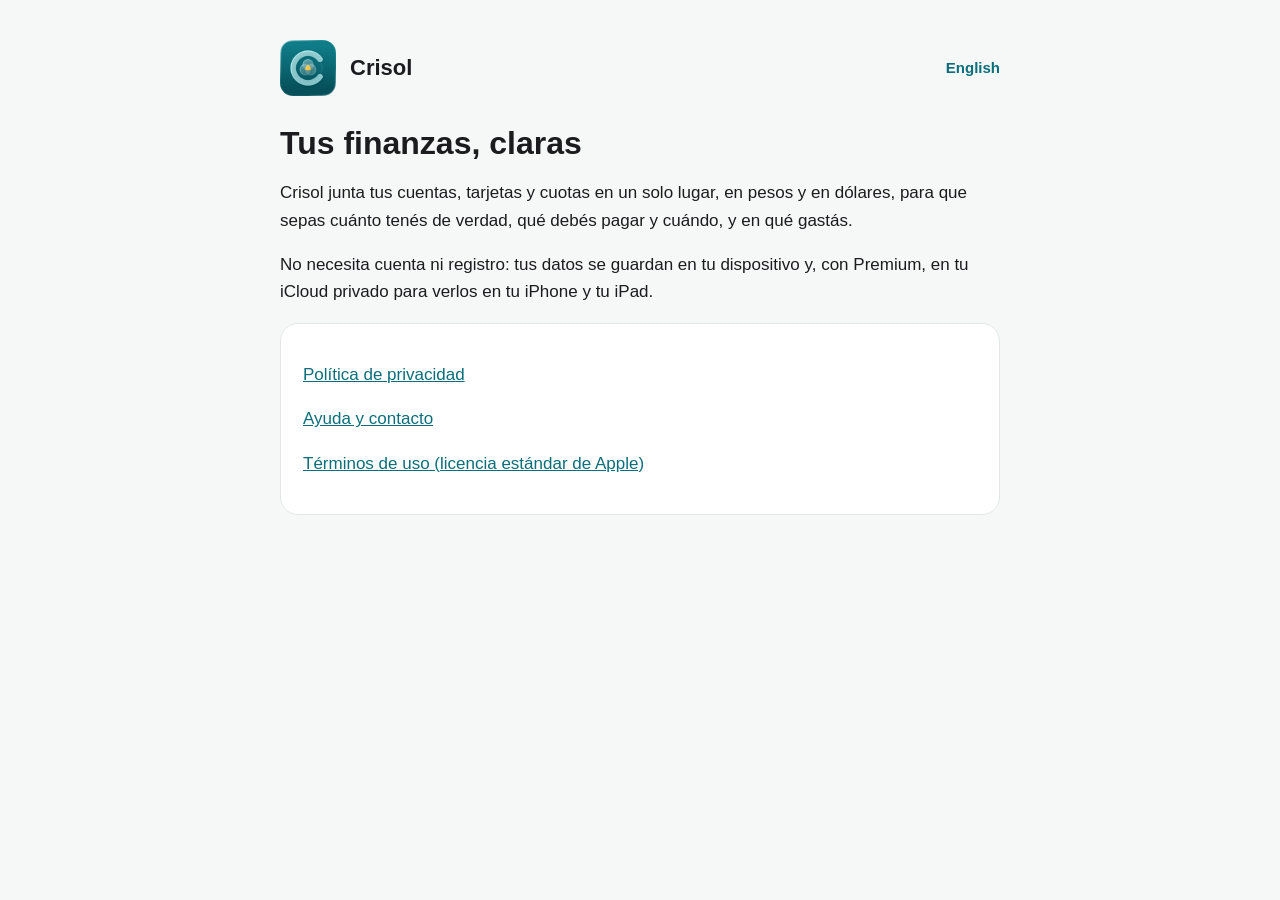
<file: index.html>
<!doctype html>
<html lang="es">
<head>
<meta charset="utf-8">
<meta name="viewport" content="width=device-width, initial-scale=1">
<title>Crisol · Finanzas personales</title>
<meta name="description" content="Crisol: tus cuentas, tarjetas y cuotas en un solo lugar, en pesos y dólares.">
<link rel="alternate" hreflang="en" href="en.html">
<link rel="stylesheet" href="estilo.css">
</head>
<body>
<main>
<header><a href="./"><img src="icono.png" alt="">Crisol</a><a class="lang" href="en.html" hreflang="en" lang="en">English</a></header>
<h1>Tus finanzas, claras</h1>
<p>Crisol junta tus cuentas, tarjetas y cuotas en un solo lugar, en pesos y en dólares, para que sepas cuánto tenés de verdad, qué debés pagar y cuándo, y en qué gastás.</p>
<p>No necesita cuenta ni registro: tus datos se guardan en tu dispositivo y, con Premium, en tu iCloud privado para verlos en tu iPhone y tu iPad.</p>
<div class="card">
<p><a href="privacidad.html">Política de privacidad</a></p>
<p><a href="soporte.html">Ayuda y contacto</a></p>
<p><a href="https://www.apple.com/legal/internet-services/itunes/dev/stdeula/">Términos de uso (licencia estándar de Apple)</a></p>
</div>
</main>
</body>
</html>
</file>
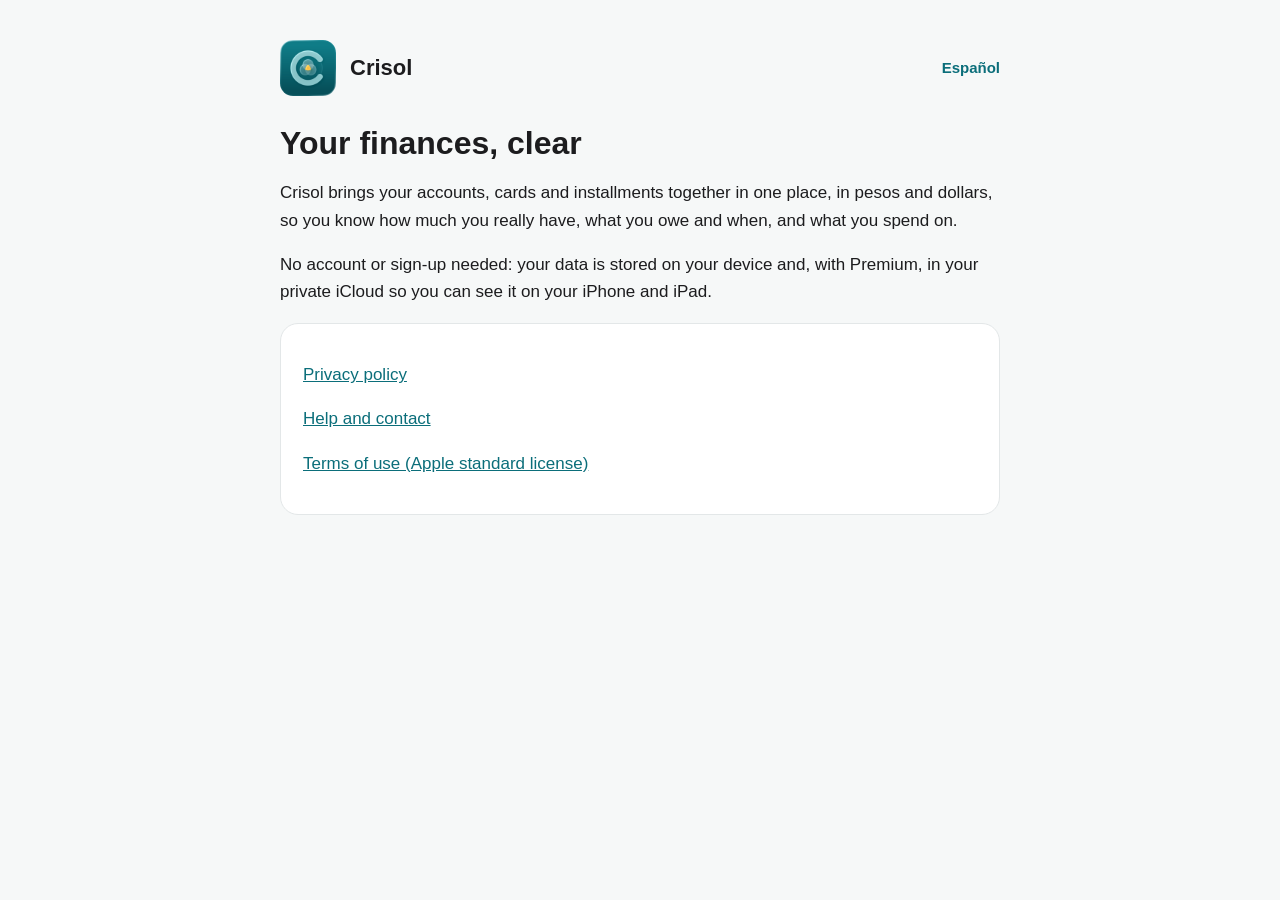
<file: en.html>
<!doctype html>
<html lang="en">
<head>
<meta charset="utf-8">
<meta name="viewport" content="width=device-width, initial-scale=1">
<meta name="description" content="Crisol: your accounts, cards and installments in one place, in pesos and dollars.">
<title>Crisol · Personal finances</title>
<link rel="alternate" hreflang="es" href="./">
<link rel="stylesheet" href="estilo.css">
</head>
<body>
<main>
<header><a href="en.html"><img src="icono.png" alt="">Crisol</a><a class="lang" href="./" hreflang="es" lang="es">Español</a></header>
<h1>Your finances, clear</h1>
<p>Crisol brings your accounts, cards and installments together in one place, in pesos and dollars, so you know how much you really have, what you owe and when, and what you spend on.</p>
<p>No account or sign-up needed: your data is stored on your device and, with Premium, in your private iCloud so you can see it on your iPhone and iPad.</p>
<div class="card">
<p><a href="privacy.html">Privacy policy</a></p>
<p><a href="support.html">Help and contact</a></p>
<p><a href="https://www.apple.com/legal/internet-services/itunes/dev/stdeula/">Terms of use (Apple standard license)</a></p>
</div>
</main>
</body>
</html>
</file>
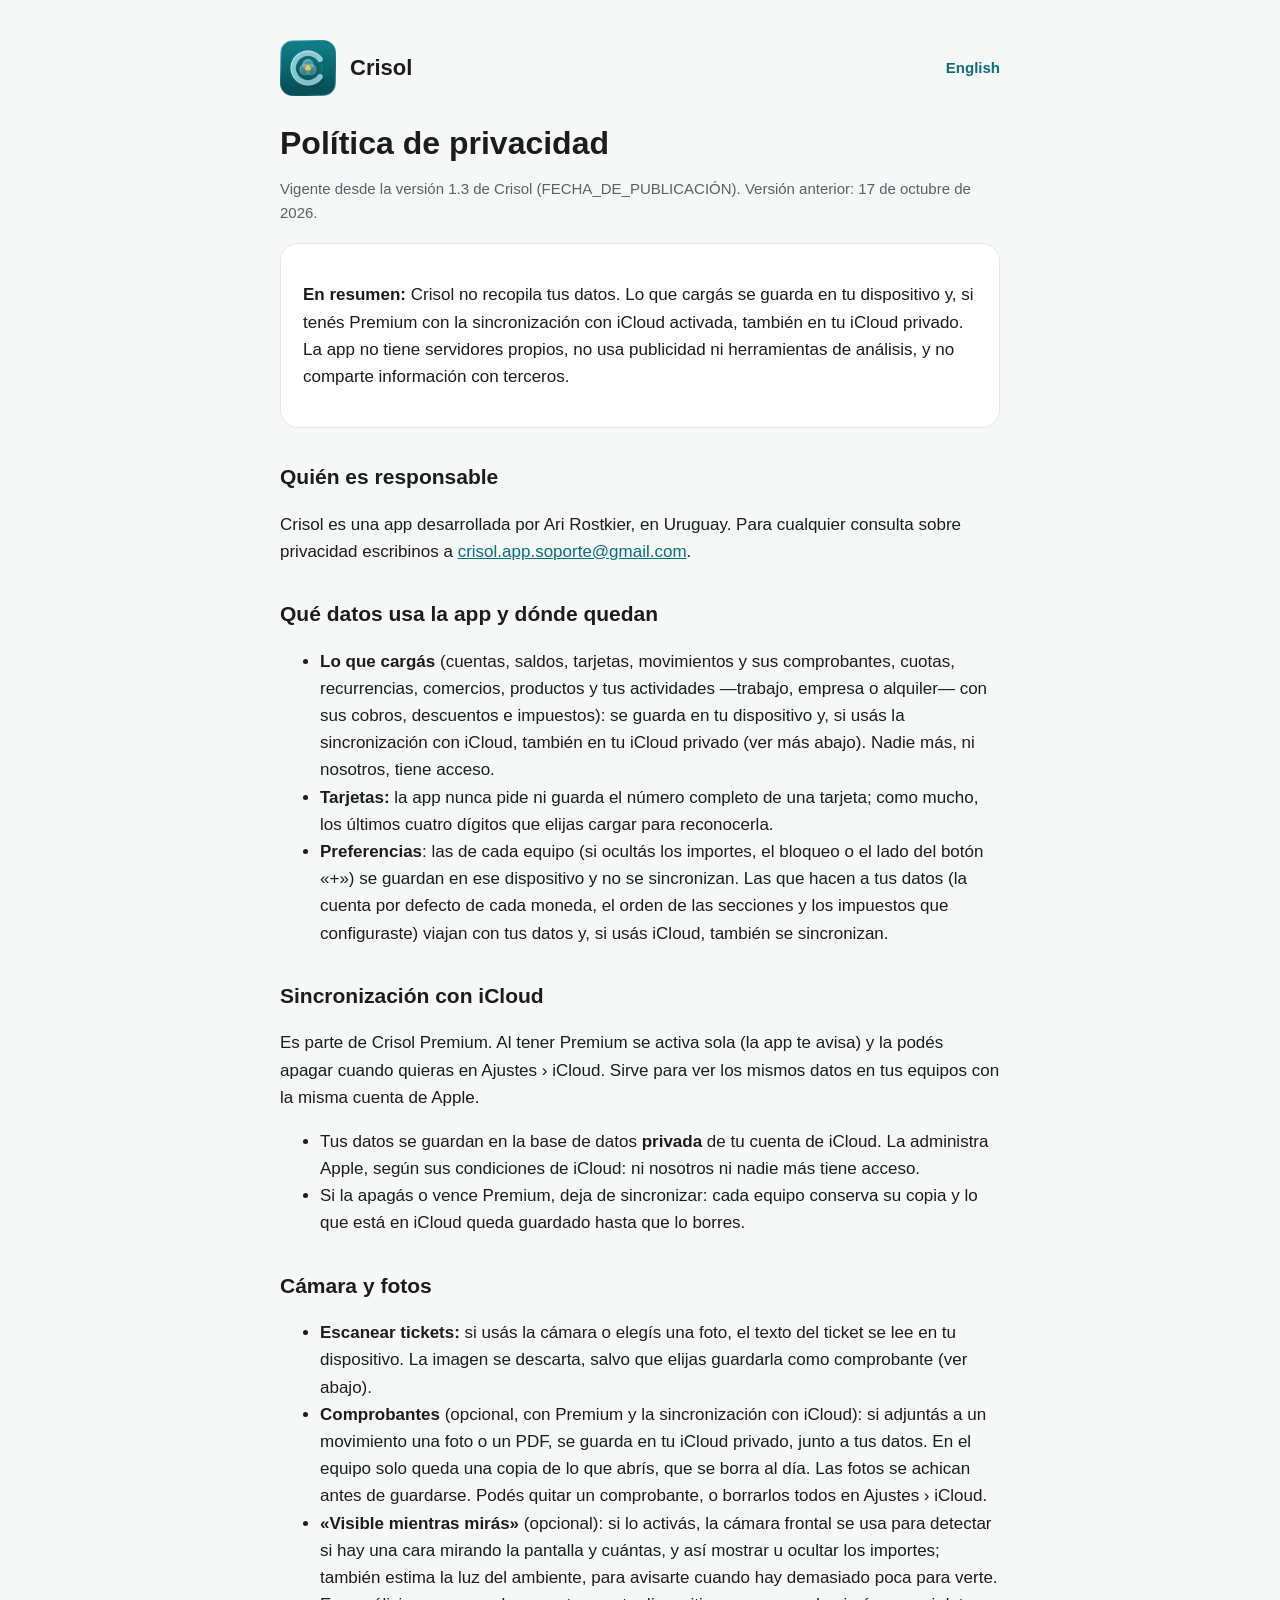
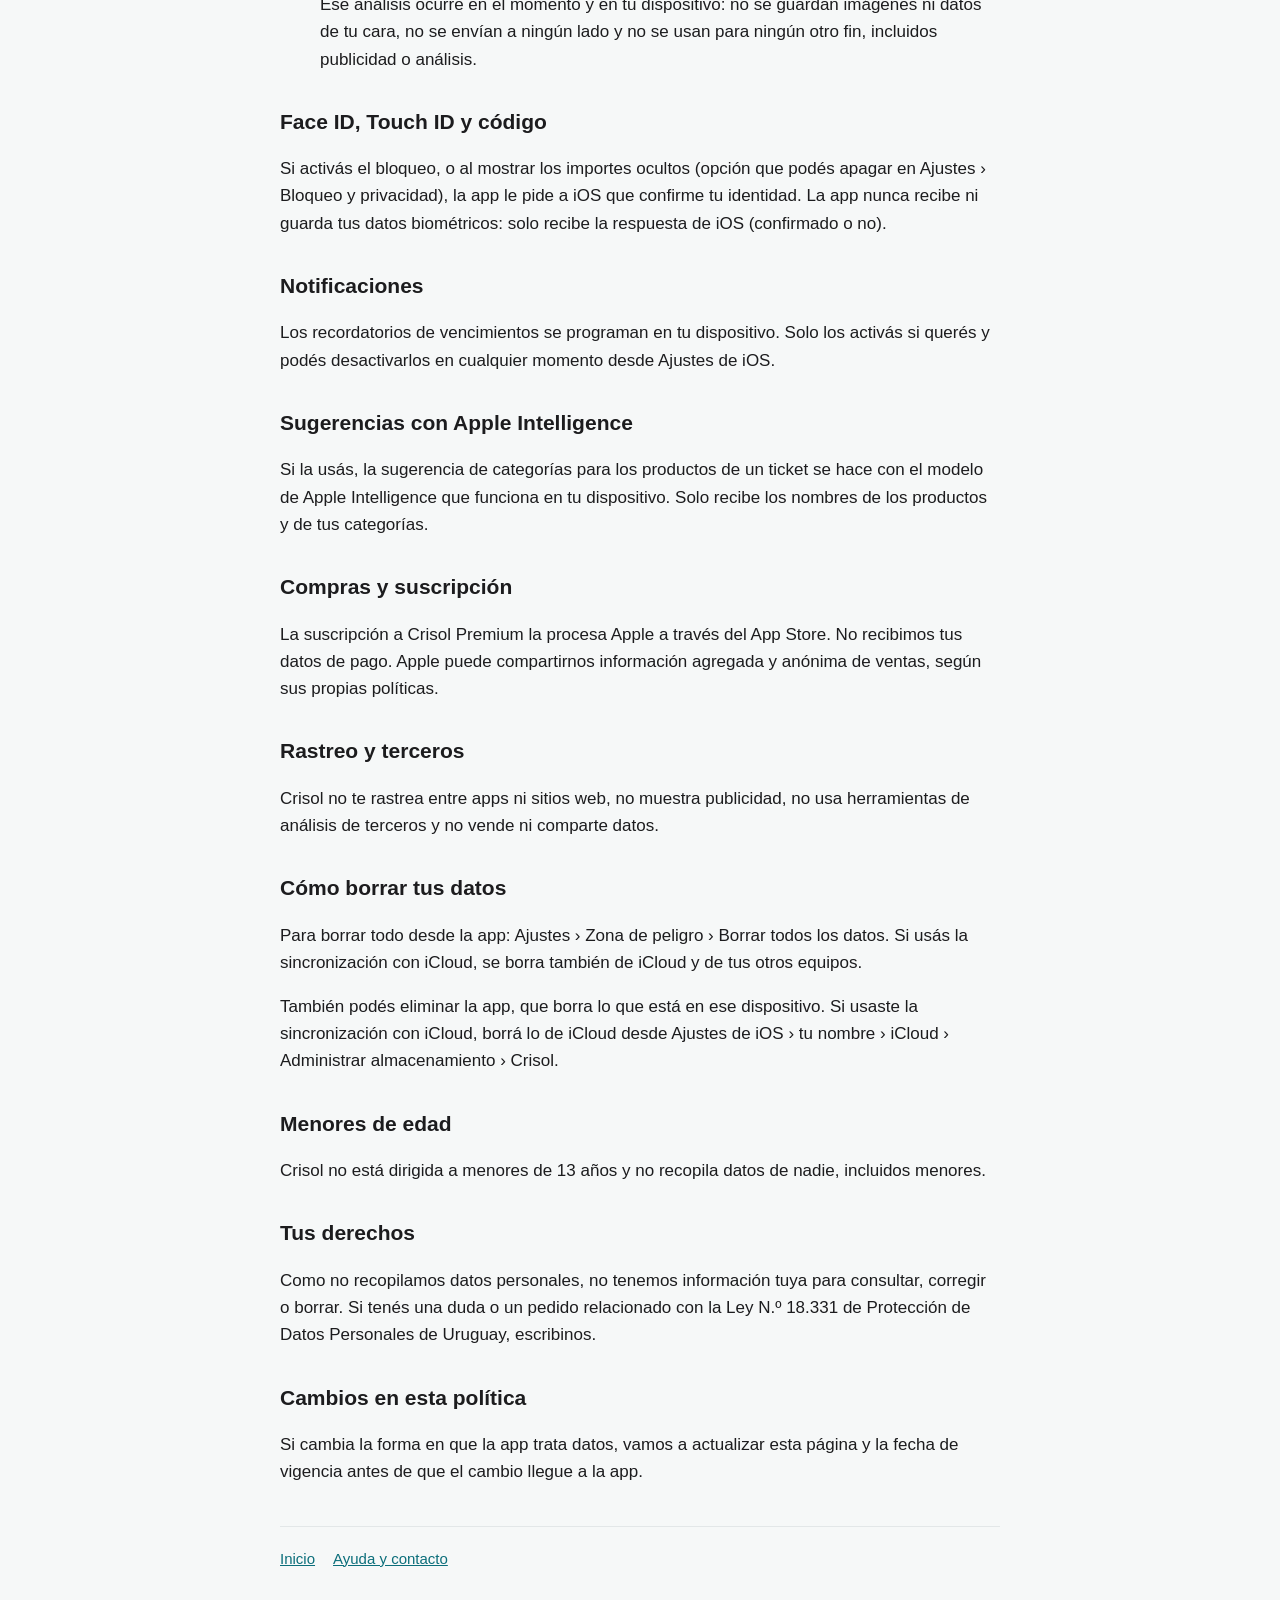
<file: privacidad.html>
<!doctype html>
<html lang="es">
<head>
<meta charset="utf-8">
<meta name="viewport" content="width=device-width, initial-scale=1">
<title>Política de privacidad · Crisol</title>
<link rel="alternate" hreflang="en" href="privacy.html">
<link rel="stylesheet" href="estilo.css">
</head>
<body>
<main>
<header><a href="./"><img src="icono.png" alt="">Crisol</a><a class="lang" href="privacy.html" hreflang="en" lang="en">English</a></header>
<h1>Política de privacidad</h1>
<p class="muted">Vigente desde la versión 1.3 de Crisol (FECHA_DE_PUBLICACIÓN). Versión anterior: 17 de octubre de 2026.</p>

<div class="card">
<p><strong>En resumen:</strong> Crisol no recopila tus datos. Lo que cargás se guarda en tu dispositivo y, si tenés Premium con la sincronización con iCloud activada, también en tu iCloud privado. La app no tiene servidores propios, no usa publicidad ni herramientas de análisis, y no comparte información con terceros.</p>
</div>

<h2>Quién es responsable</h2>
<p>Crisol es una app desarrollada por Ari Rostkier, en Uruguay. Para cualquier consulta sobre privacidad escribinos a <a href="mailto:crisol.app.soporte@gmail.com">crisol.app.soporte@gmail.com</a>.</p>

<h2>Qué datos usa la app y dónde quedan</h2>
<ul>
<li><strong>Lo que cargás</strong> (cuentas, saldos, tarjetas, movimientos y sus comprobantes, cuotas, recurrencias, comercios, productos y tus actividades —trabajo, empresa o alquiler— con sus cobros, descuentos e impuestos): se guarda en tu dispositivo y, si usás la sincronización con iCloud, también en tu iCloud privado (ver más abajo). Nadie más, ni nosotros, tiene acceso.</li>
<li><strong>Tarjetas:</strong> la app nunca pide ni guarda el número completo de una tarjeta; como mucho, los últimos cuatro dígitos que elijas cargar para reconocerla.</li>
<li><strong>Preferencias</strong>: las de cada equipo (si ocultás los importes, el bloqueo o el lado del botón «+») se guardan en ese dispositivo y no se sincronizan. Las que hacen a tus datos (la cuenta por defecto de cada moneda, el orden de las secciones y los impuestos que configuraste) viajan con tus datos y, si usás iCloud, también se sincronizan.</li>
</ul>

<h2>Sincronización con iCloud</h2>
<p>Es parte de Crisol Premium. Al tener Premium se activa sola (la app te avisa) y la podés apagar cuando quieras en Ajustes › iCloud. Sirve para ver los mismos datos en tus equipos con la misma cuenta de Apple.</p>
<ul>
<li>Tus datos se guardan en la base de datos <strong>privada</strong> de tu cuenta de iCloud. La administra Apple, según sus condiciones de iCloud: ni nosotros ni nadie más tiene acceso.</li>
<li>Si la apagás o vence Premium, deja de sincronizar: cada equipo conserva su copia y lo que está en iCloud queda guardado hasta que lo borres.</li>
</ul>

<h2>Cámara y fotos</h2>
<ul>
<li><strong>Escanear tickets:</strong> si usás la cámara o elegís una foto, el texto del ticket se lee en tu dispositivo. La imagen se descarta, salvo que elijas guardarla como comprobante (ver abajo).</li>
<li><strong>Comprobantes</strong> (opcional, con Premium y la sincronización con iCloud): si adjuntás a un movimiento una foto o un PDF, se guarda en tu iCloud privado, junto a tus datos. En el equipo solo queda una copia de lo que abrís, que se borra al día. Las fotos se achican antes de guardarse. Podés quitar un comprobante, o borrarlos todos en Ajustes › iCloud.</li>
<li><strong>«Visible mientras mirás»</strong> (opcional): si lo activás, la cámara frontal se usa para detectar si hay una cara mirando la pantalla y cuántas, y así mostrar u ocultar los importes; también estima la luz del ambiente, para avisarte cuando hay demasiado poca para verte. Ese análisis ocurre en el momento y en tu dispositivo: no se guardan imágenes ni datos de tu cara, no se envían a ningún lado y no se usan para ningún otro fin, incluidos publicidad o análisis.</li>
</ul>

<h2>Face ID, Touch ID y código</h2>
<p>Si activás el bloqueo, o al mostrar los importes ocultos (opción que podés apagar en Ajustes › Bloqueo y privacidad), la app le pide a iOS que confirme tu identidad. La app nunca recibe ni guarda tus datos biométricos: solo recibe la respuesta de iOS (confirmado o no).</p>

<h2>Notificaciones</h2>
<p>Los recordatorios de vencimientos se programan en tu dispositivo. Solo los activás si querés y podés desactivarlos en cualquier momento desde Ajustes de iOS.</p>

<h2>Sugerencias con Apple Intelligence</h2>
<p>Si la usás, la sugerencia de categorías para los productos de un ticket se hace con el modelo de Apple Intelligence que funciona en tu dispositivo. Solo recibe los nombres de los productos y de tus categorías.</p>

<h2>Compras y suscripción</h2>
<p>La suscripción a Crisol Premium la procesa Apple a través del App Store. No recibimos tus datos de pago. Apple puede compartirnos información agregada y anónima de ventas, según sus propias políticas.</p>

<h2>Rastreo y terceros</h2>
<p>Crisol no te rastrea entre apps ni sitios web, no muestra publicidad, no usa herramientas de análisis de terceros y no vende ni comparte datos.</p>

<h2>Cómo borrar tus datos</h2>
<p>Para borrar todo desde la app: Ajustes › Zona de peligro › Borrar todos los datos. Si usás la sincronización con iCloud, se borra también de iCloud y de tus otros equipos.</p>
<p>También podés eliminar la app, que borra lo que está en ese dispositivo. Si usaste la sincronización con iCloud, borrá lo de iCloud desde Ajustes de iOS › tu nombre › iCloud › Administrar almacenamiento › Crisol.</p>

<h2>Menores de edad</h2>
<p>Crisol no está dirigida a menores de 13 años y no recopila datos de nadie, incluidos menores.</p>

<h2>Tus derechos</h2>
<p>Como no recopilamos datos personales, no tenemos información tuya para consultar, corregir o borrar. Si tenés una duda o un pedido relacionado con la Ley N.º 18.331 de Protección de Datos Personales de Uruguay, escribinos.</p>

<h2>Cambios en esta política</h2>
<p>Si cambia la forma en que la app trata datos, vamos a actualizar esta página y la fecha de vigencia antes de que el cambio llegue a la app.</p>

<nav><a href="./">Inicio</a><a href="soporte.html">Ayuda y contacto</a></nav>
</main>
</body>
</html>
</file>
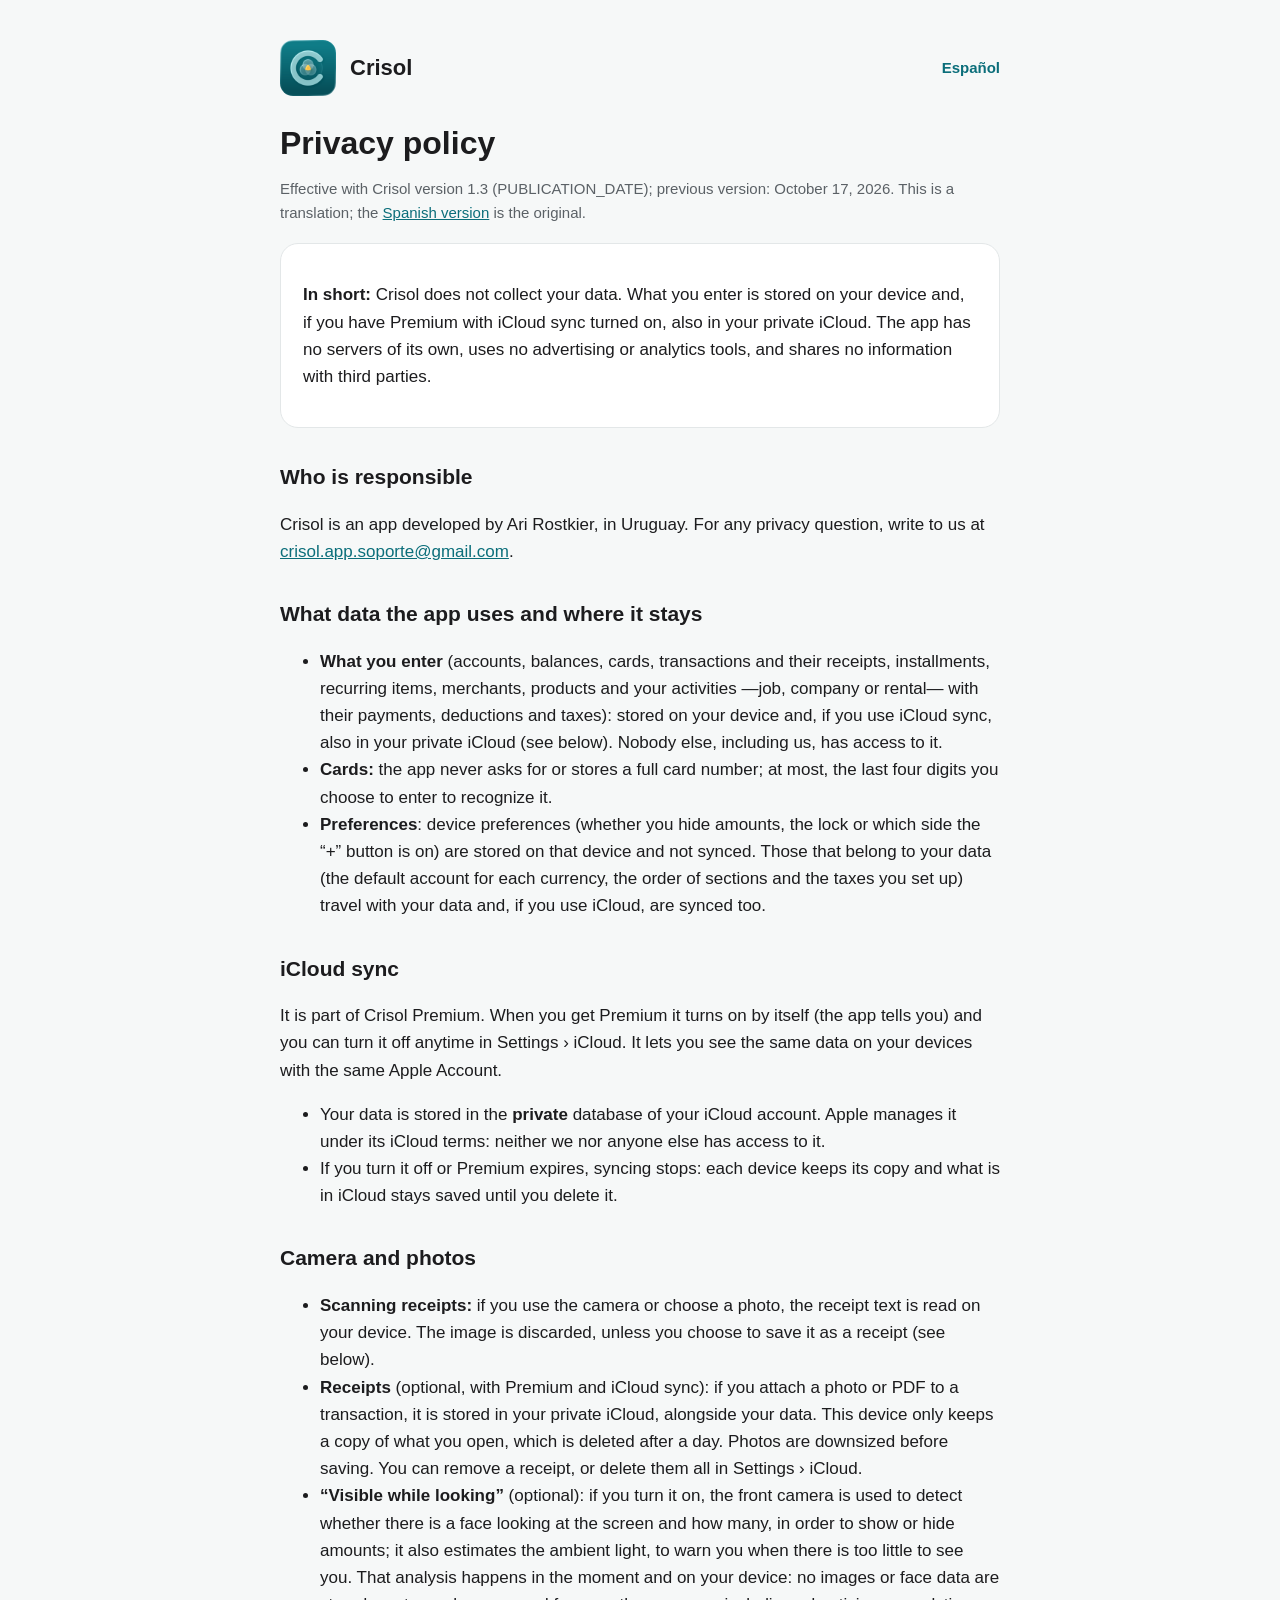
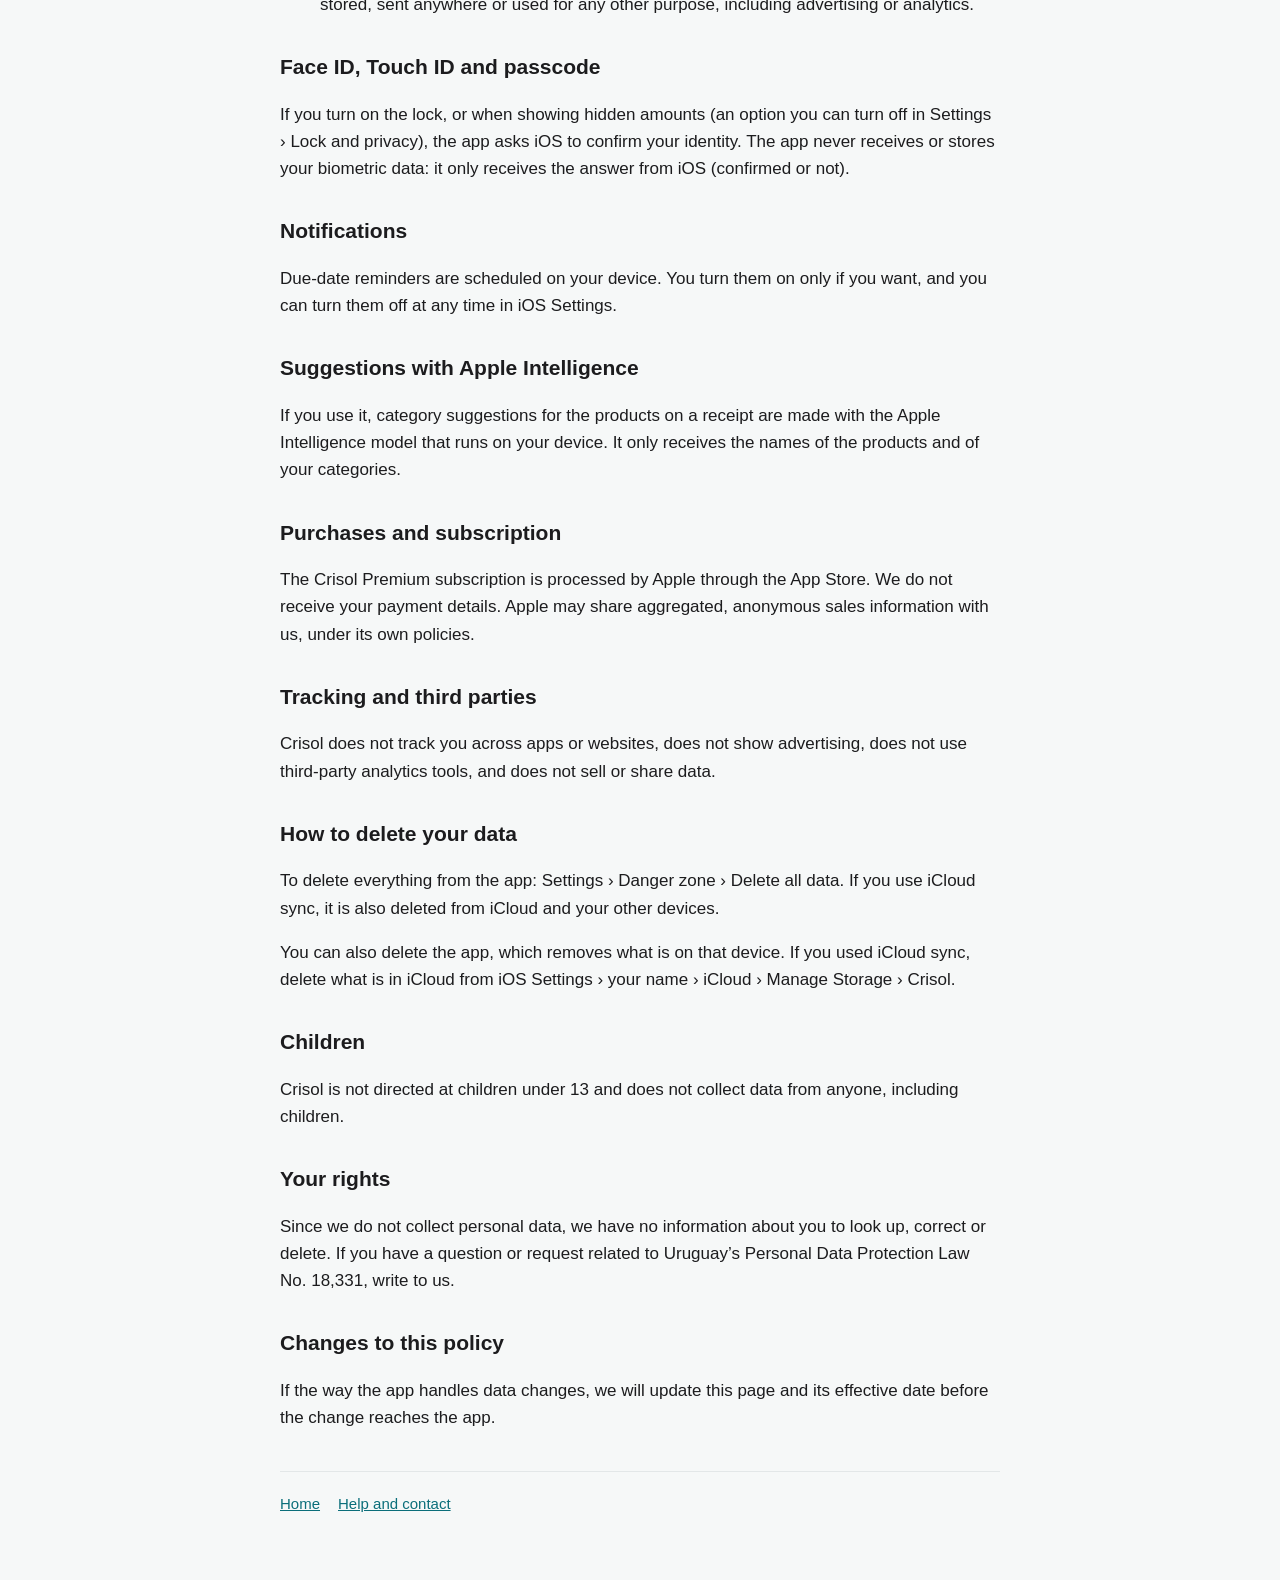
<file: privacy.html>
<!doctype html>
<html lang="en">
<head>
<meta charset="utf-8">
<meta name="viewport" content="width=device-width, initial-scale=1">
<title>Privacy policy · Crisol</title>
<link rel="alternate" hreflang="es" href="privacidad.html">
<link rel="stylesheet" href="estilo.css">
</head>
<body>
<main>
<header><a href="en.html"><img src="icono.png" alt="">Crisol</a><a class="lang" href="privacidad.html" hreflang="es" lang="es">Español</a></header>
<h1>Privacy policy</h1>
<p class="muted">Effective with Crisol version 1.3 (PUBLICATION_DATE); previous version: October 17, 2026. This is a translation; the <a href="privacidad.html">Spanish version</a> is the original.</p>

<div class="card">
<p><strong>In short:</strong> Crisol does not collect your data. What you enter is stored on your device and, if you have Premium with iCloud sync turned on, also in your private iCloud. The app has no servers of its own, uses no advertising or analytics tools, and shares no information with third parties.</p>
</div>

<h2>Who is responsible</h2>
<p>Crisol is an app developed by Ari Rostkier, in Uruguay. For any privacy question, write to us at <a href="mailto:crisol.app.soporte@gmail.com">crisol.app.soporte@gmail.com</a>.</p>

<h2>What data the app uses and where it stays</h2>
<ul>
<li><strong>What you enter</strong> (accounts, balances, cards, transactions and their receipts, installments, recurring items, merchants, products and your activities —job, company or rental— with their payments, deductions and taxes): stored on your device and, if you use iCloud sync, also in your private iCloud (see below). Nobody else, including us, has access to it.</li>
<li><strong>Cards:</strong> the app never asks for or stores a full card number; at most, the last four digits you choose to enter to recognize it.</li>
<li><strong>Preferences</strong>: device preferences (whether you hide amounts, the lock or which side the “+” button is on) are stored on that device and not synced. Those that belong to your data (the default account for each currency, the order of sections and the taxes you set up) travel with your data and, if you use iCloud, are synced too.</li>
</ul>

<h2>iCloud sync</h2>
<p>It is part of Crisol Premium. When you get Premium it turns on by itself (the app tells you) and you can turn it off anytime in Settings › iCloud. It lets you see the same data on your devices with the same Apple Account.</p>
<ul>
<li>Your data is stored in the <strong>private</strong> database of your iCloud account. Apple manages it under its iCloud terms: neither we nor anyone else has access to it.</li>
<li>If you turn it off or Premium expires, syncing stops: each device keeps its copy and what is in iCloud stays saved until you delete it.</li>
</ul>

<h2>Camera and photos</h2>
<ul>
<li><strong>Scanning receipts:</strong> if you use the camera or choose a photo, the receipt text is read on your device. The image is discarded, unless you choose to save it as a receipt (see below).</li>
<li><strong>Receipts</strong> (optional, with Premium and iCloud sync): if you attach a photo or PDF to a transaction, it is stored in your private iCloud, alongside your data. This device only keeps a copy of what you open, which is deleted after a day. Photos are downsized before saving. You can remove a receipt, or delete them all in Settings › iCloud.</li>
<li><strong>“Visible while looking”</strong> (optional): if you turn it on, the front camera is used to detect whether there is a face looking at the screen and how many, in order to show or hide amounts; it also estimates the ambient light, to warn you when there is too little to see you. That analysis happens in the moment and on your device: no images or face data are stored, sent anywhere or used for any other purpose, including advertising or analytics.</li>
</ul>

<h2>Face ID, Touch ID and passcode</h2>
<p>If you turn on the lock, or when showing hidden amounts (an option you can turn off in Settings › Lock and privacy), the app asks iOS to confirm your identity. The app never receives or stores your biometric data: it only receives the answer from iOS (confirmed or not).</p>

<h2>Notifications</h2>
<p>Due-date reminders are scheduled on your device. You turn them on only if you want, and you can turn them off at any time in iOS Settings.</p>

<h2>Suggestions with Apple Intelligence</h2>
<p>If you use it, category suggestions for the products on a receipt are made with the Apple Intelligence model that runs on your device. It only receives the names of the products and of your categories.</p>

<h2>Purchases and subscription</h2>
<p>The Crisol Premium subscription is processed by Apple through the App Store. We do not receive your payment details. Apple may share aggregated, anonymous sales information with us, under its own policies.</p>

<h2>Tracking and third parties</h2>
<p>Crisol does not track you across apps or websites, does not show advertising, does not use third-party analytics tools, and does not sell or share data.</p>

<h2>How to delete your data</h2>
<p>To delete everything from the app: Settings › Danger zone › Delete all data. If you use iCloud sync, it is also deleted from iCloud and your other devices.</p>
<p>You can also delete the app, which removes what is on that device. If you used iCloud sync, delete what is in iCloud from iOS Settings › your name › iCloud › Manage Storage › Crisol.</p>

<h2>Children</h2>
<p>Crisol is not directed at children under 13 and does not collect data from anyone, including children.</p>

<h2>Your rights</h2>
<p>Since we do not collect personal data, we have no information about you to look up, correct or delete. If you have a question or request related to Uruguay’s Personal Data Protection Law No. 18,331, write to us.</p>

<h2>Changes to this policy</h2>
<p>If the way the app handles data changes, we will update this page and its effective date before the change reaches the app.</p>

<nav><a href="en.html">Home</a><a href="support.html">Help and contact</a></nav>
</main>
</body>
</html>
</file>
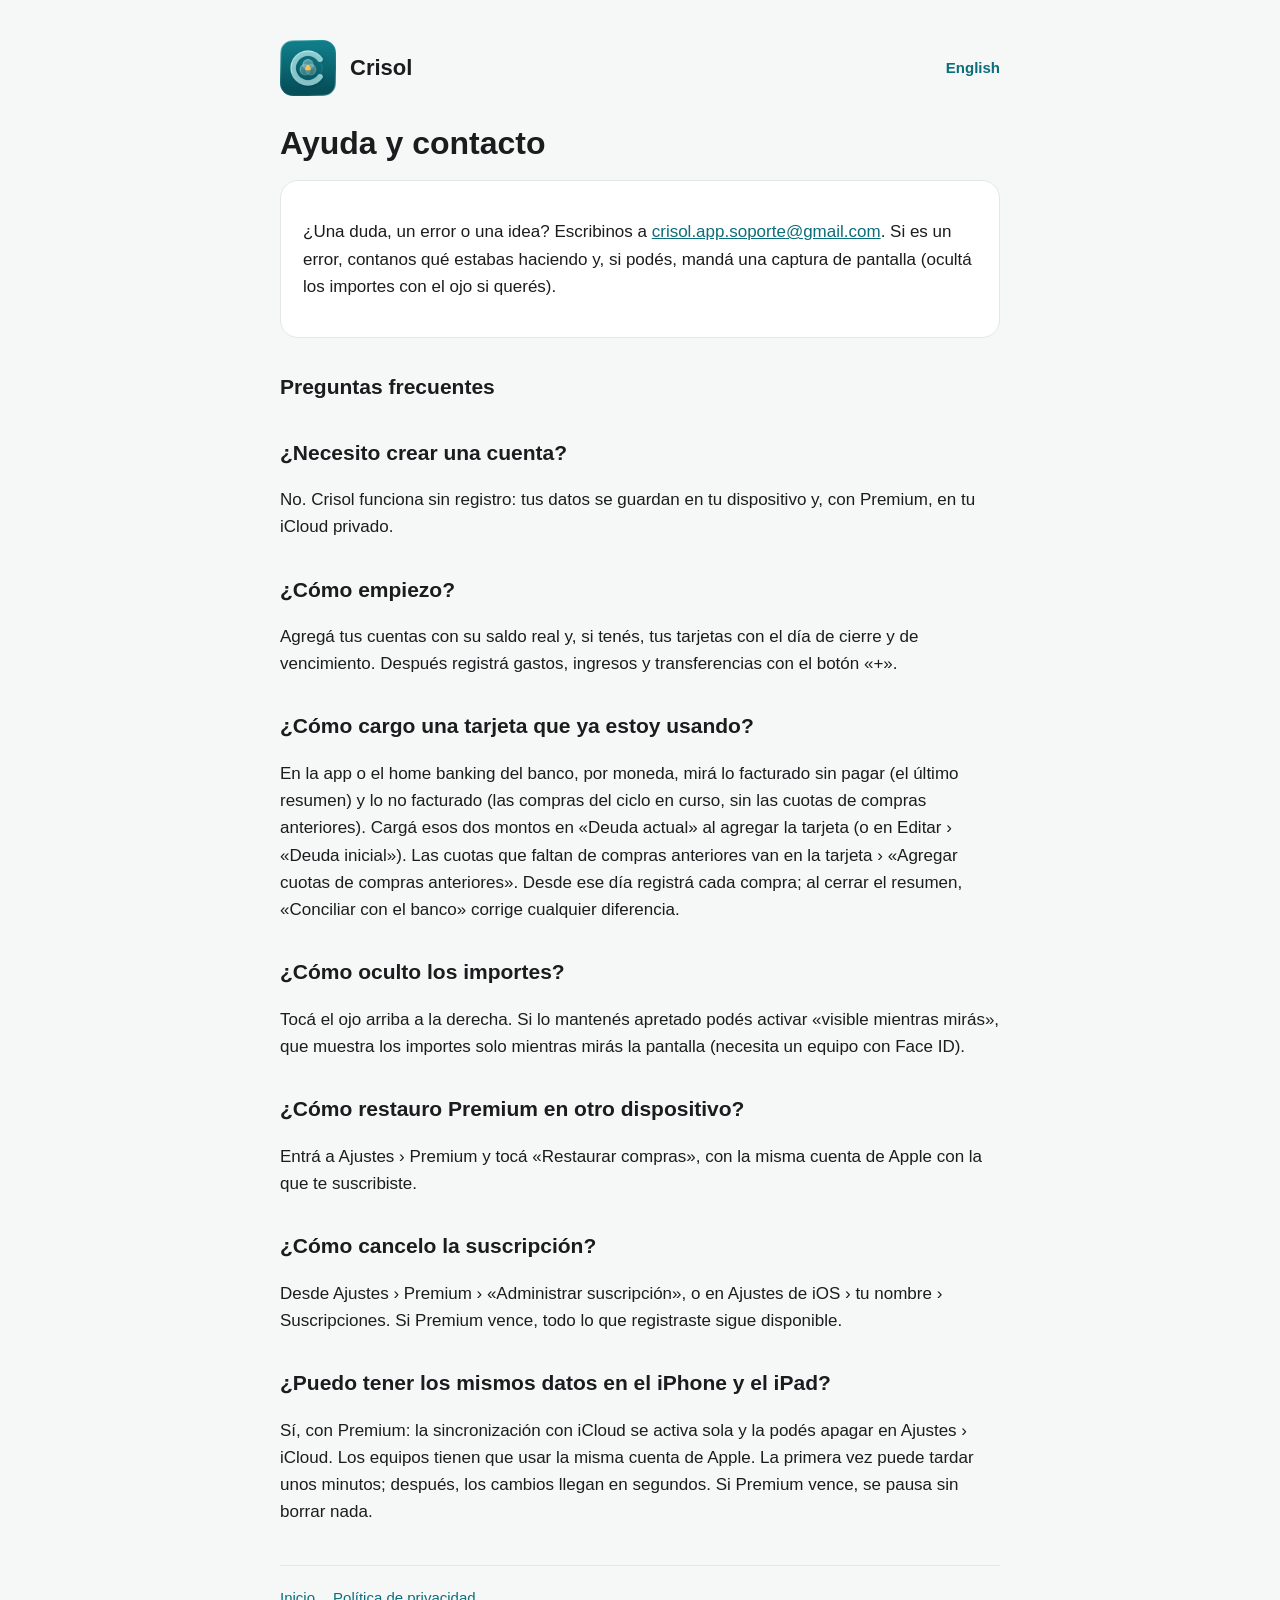
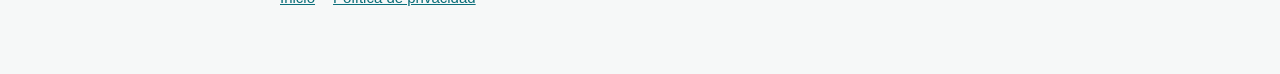
<file: soporte.html>
<!doctype html>
<html lang="es">
<head>
<meta charset="utf-8">
<meta name="viewport" content="width=device-width, initial-scale=1">
<title>Ayuda y contacto · Crisol</title>
<link rel="alternate" hreflang="en" href="support.html">
<link rel="stylesheet" href="estilo.css">
</head>
<body>
<main>
<header><a href="./"><img src="icono.png" alt="">Crisol</a><a class="lang" href="support.html" hreflang="en" lang="en">English</a></header>
<h1>Ayuda y contacto</h1>

<div class="card">
<p>¿Una duda, un error o una idea? Escribinos a <a href="mailto:crisol.app.soporte@gmail.com">crisol.app.soporte@gmail.com</a>. Si es un error, contanos qué estabas haciendo y, si podés, mandá una captura de pantalla (ocultá los importes con el ojo si querés).</p>
</div>

<h2>Preguntas frecuentes</h2>

<h2>¿Necesito crear una cuenta?</h2>
<p>No. Crisol funciona sin registro: tus datos se guardan en tu dispositivo y, con Premium, en tu iCloud privado.</p>

<h2>¿Cómo empiezo?</h2>
<p>Agregá tus cuentas con su saldo real y, si tenés, tus tarjetas con el día de cierre y de vencimiento. Después registrá gastos, ingresos y transferencias con el botón «+».</p>

<h2>¿Cómo cargo una tarjeta que ya estoy usando?</h2>
<p>En la app o el home banking del banco, por moneda, mirá lo facturado sin pagar (el último resumen) y lo no facturado (las compras del ciclo en curso, sin las cuotas de compras anteriores). Cargá esos dos montos en «Deuda actual» al agregar la tarjeta (o en Editar › «Deuda inicial»). Las cuotas que faltan de compras anteriores van en la tarjeta › «Agregar cuotas de compras anteriores». Desde ese día registrá cada compra; al cerrar el resumen, «Conciliar con el banco» corrige cualquier diferencia.</p>

<h2>¿Cómo oculto los importes?</h2>
<p>Tocá el ojo arriba a la derecha. Si lo mantenés apretado podés activar «visible mientras mirás», que muestra los importes solo mientras mirás la pantalla (necesita un equipo con Face ID).</p>

<h2>¿Cómo restauro Premium en otro dispositivo?</h2>
<p>Entrá a Ajustes › Premium y tocá «Restaurar compras», con la misma cuenta de Apple con la que te suscribiste.</p>

<h2>¿Cómo cancelo la suscripción?</h2>
<p>Desde Ajustes › Premium › «Administrar suscripción», o en Ajustes de iOS › tu nombre › Suscripciones. Si Premium vence, todo lo que registraste sigue disponible.</p>

<h2>¿Puedo tener los mismos datos en el iPhone y el iPad?</h2>
<p>Sí, con Premium: la sincronización con iCloud se activa sola y la podés apagar en Ajustes › iCloud. Los equipos tienen que usar la misma cuenta de Apple. La primera vez puede tardar unos minutos; después, los cambios llegan en segundos. Si Premium vence, se pausa sin borrar nada.</p>

<nav><a href="./">Inicio</a><a href="privacidad.html">Política de privacidad</a></nav>
</main>
</body>
</html>
</file>
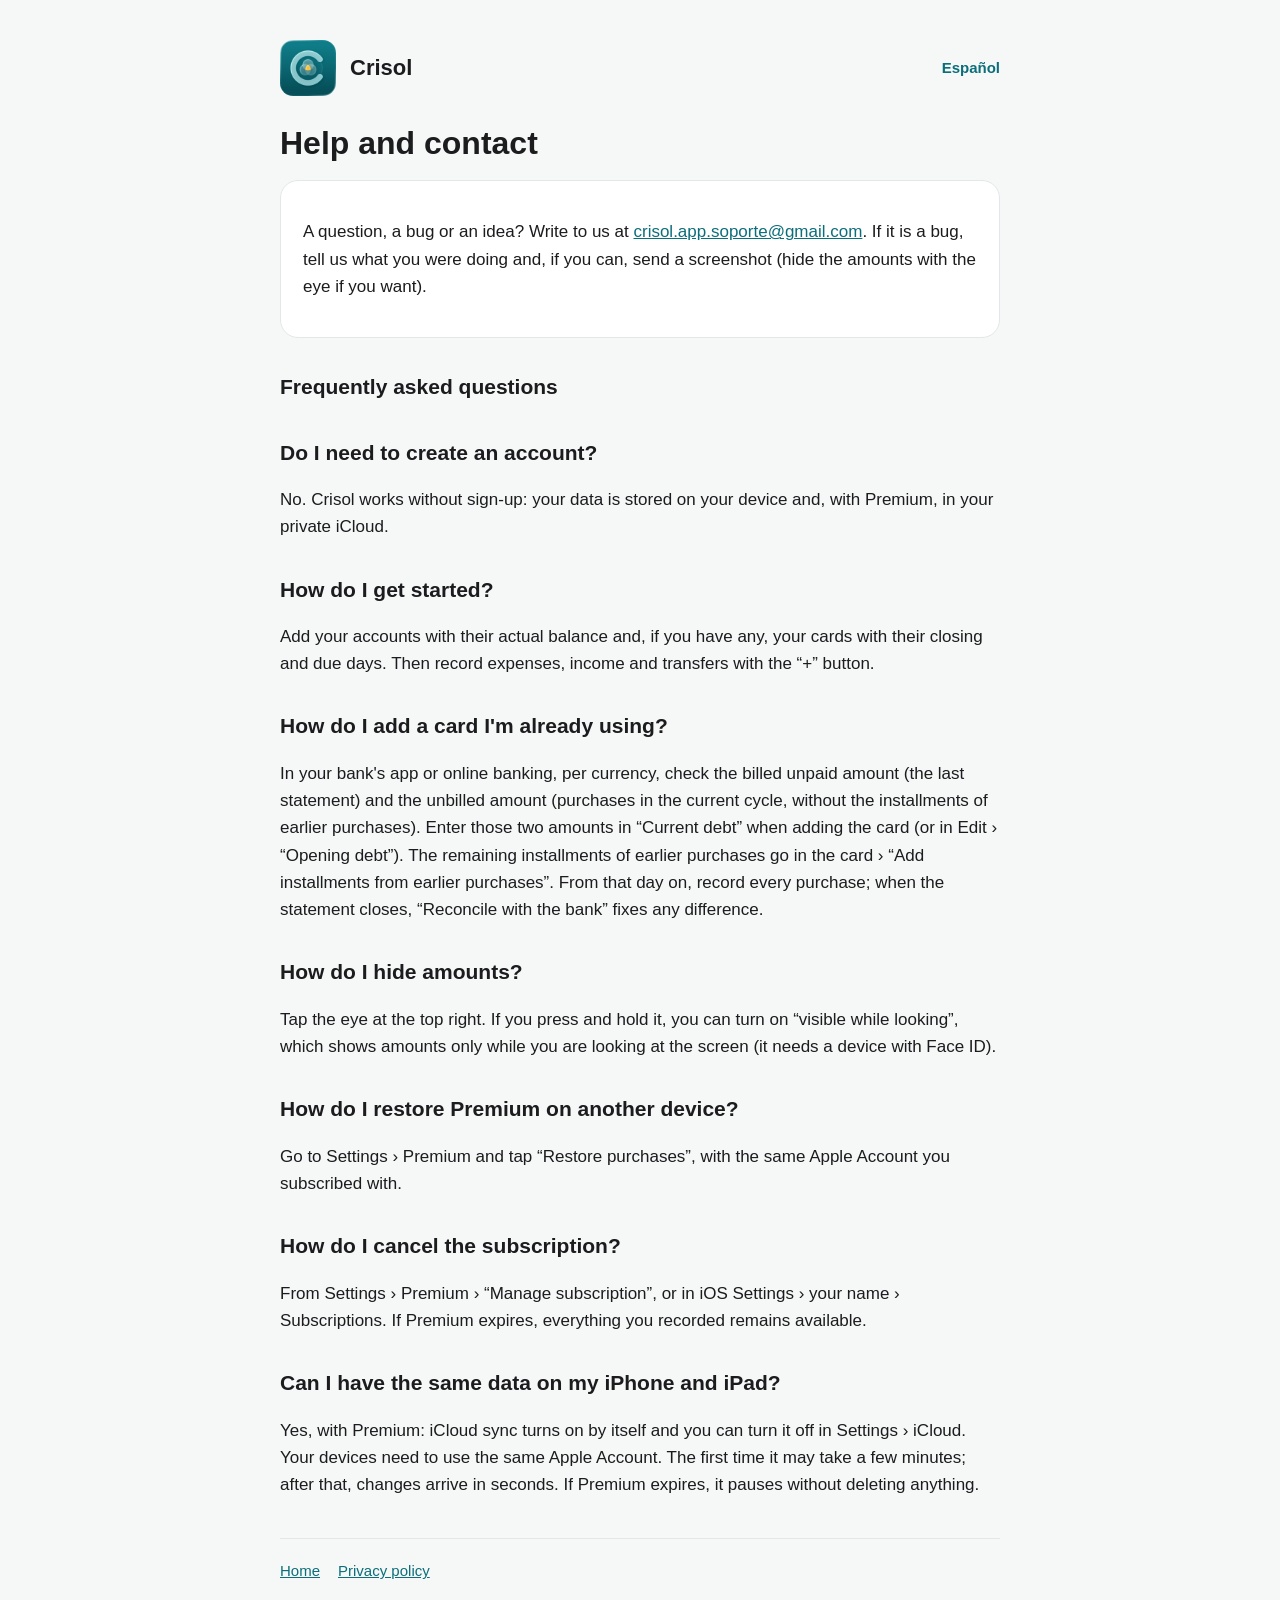
<file: support.html>
<!doctype html>
<html lang="en">
<head>
<meta charset="utf-8">
<meta name="viewport" content="width=device-width, initial-scale=1">
<title>Help and contact · Crisol</title>
<link rel="alternate" hreflang="es" href="soporte.html">
<link rel="stylesheet" href="estilo.css">
</head>
<body>
<main>
<header><a href="en.html"><img src="icono.png" alt="">Crisol</a><a class="lang" href="soporte.html" hreflang="es" lang="es">Español</a></header>
<h1>Help and contact</h1>

<div class="card">
<p>A question, a bug or an idea? Write to us at <a href="mailto:crisol.app.soporte@gmail.com">crisol.app.soporte@gmail.com</a>. If it is a bug, tell us what you were doing and, if you can, send a screenshot (hide the amounts with the eye if you want).</p>
</div>

<h2>Frequently asked questions</h2>

<h2>Do I need to create an account?</h2>
<p>No. Crisol works without sign-up: your data is stored on your device and, with Premium, in your private iCloud.</p>

<h2>How do I get started?</h2>
<p>Add your accounts with their actual balance and, if you have any, your cards with their closing and due days. Then record expenses, income and transfers with the “+” button.</p>

<h2>How do I add a card I'm already using?</h2>
<p>In your bank's app or online banking, per currency, check the billed unpaid amount (the last statement) and the unbilled amount (purchases in the current cycle, without the installments of earlier purchases). Enter those two amounts in “Current debt” when adding the card (or in Edit › “Opening debt”). The remaining installments of earlier purchases go in the card › “Add installments from earlier purchases”. From that day on, record every purchase; when the statement closes, “Reconcile with the bank” fixes any difference.</p>

<h2>How do I hide amounts?</h2>
<p>Tap the eye at the top right. If you press and hold it, you can turn on “visible while looking”, which shows amounts only while you are looking at the screen (it needs a device with Face ID).</p>

<h2>How do I restore Premium on another device?</h2>
<p>Go to Settings › Premium and tap “Restore purchases”, with the same Apple Account you subscribed with.</p>

<h2>How do I cancel the subscription?</h2>
<p>From Settings › Premium › “Manage subscription”, or in iOS Settings › your name › Subscriptions. If Premium expires, everything you recorded remains available.</p>

<h2>Can I have the same data on my iPhone and iPad?</h2>
<p>Yes, with Premium: iCloud sync turns on by itself and you can turn it off in Settings › iCloud. Your devices need to use the same Apple Account. The first time it may take a few minutes; after that, changes arrive in seconds. If Premium expires, it pauses without deleting anything.</p>

<nav><a href="en.html">Home</a><a href="privacy.html">Privacy policy</a></nav>
</main>
</body>
</html>
</file>
<file: estilo.css>
:root{--bg:#F6F8F8;--card:#FFFFFF;--text:#1C1C1E;--muted:#5B6166;--accent:#0B6E7A;--line:#E3E7E8}
@media (prefers-color-scheme:dark){:root{--bg:#0E1416;--card:#162024;--text:#F2F2F7;--muted:#A3ABB0;--accent:#7FC4CA;--line:#24323A}}
*{box-sizing:border-box}
body{margin:0;background:var(--bg);color:var(--text);font:17px/1.6 -apple-system,BlinkMacSystemFont,"SF Pro Text","Helvetica Neue",Helvetica,Arial,sans-serif}
main{max-width:760px;margin:0 auto;padding:40px 20px 64px}
header{display:flex;align-items:center;justify-content:space-between;gap:14px;margin-bottom:28px}
header img{width:56px;height:56px;border-radius:13px}
header a{color:inherit;text-decoration:none;font-weight:700;font-size:22px;display:flex;align-items:center;gap:14px}
h1{font-size:32px;line-height:1.2;margin:0 0 8px}
h2{font-size:21px;margin:32px 0 8px}
p,li{color:var(--text)}
.muted{color:var(--muted);font-size:15px}
a{color:var(--accent)}
.card{background:var(--card);border:1px solid var(--line);border-radius:18px;padding:20px 22px;margin:18px 0}
nav{display:flex;gap:18px;flex-wrap:wrap;margin-top:40px;padding-top:20px;border-top:1px solid var(--line);font-size:15px}
header a.lang{font-size:15px;font-weight:600;color:var(--accent)}
</file>
